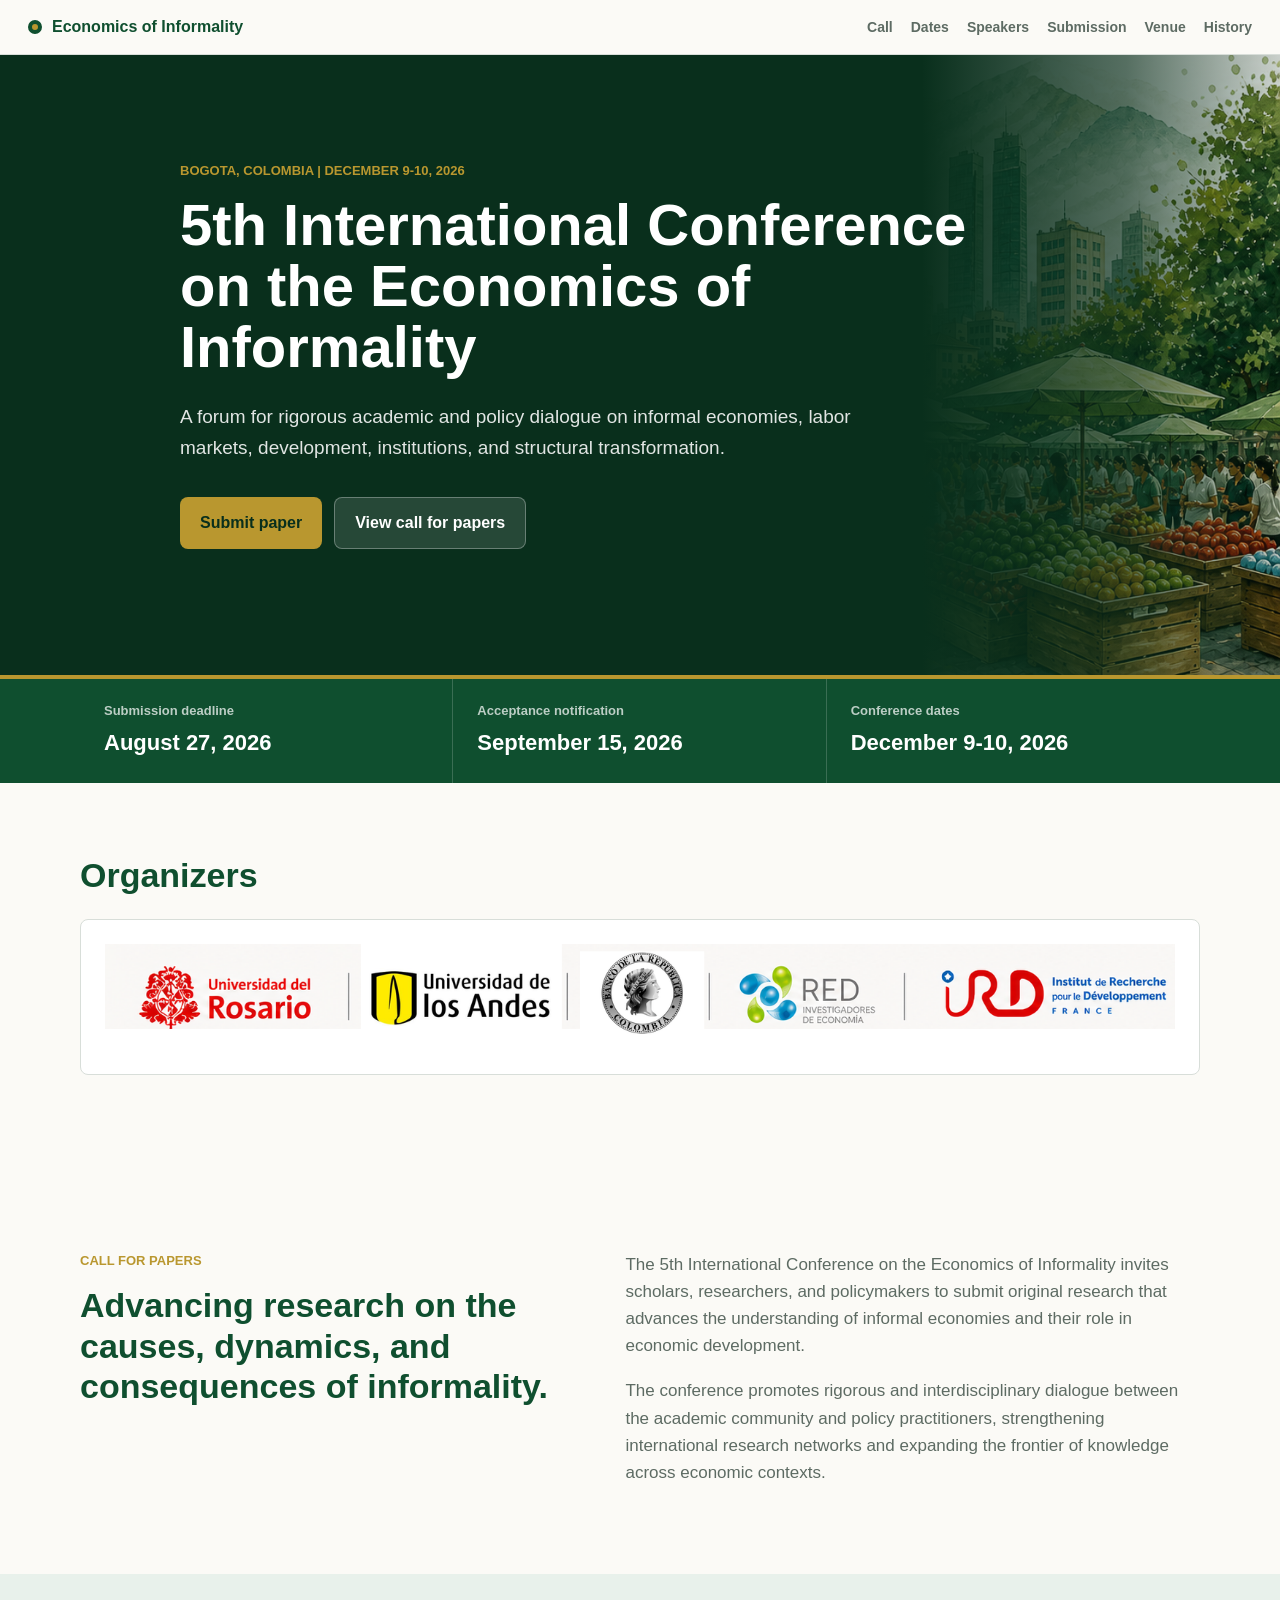
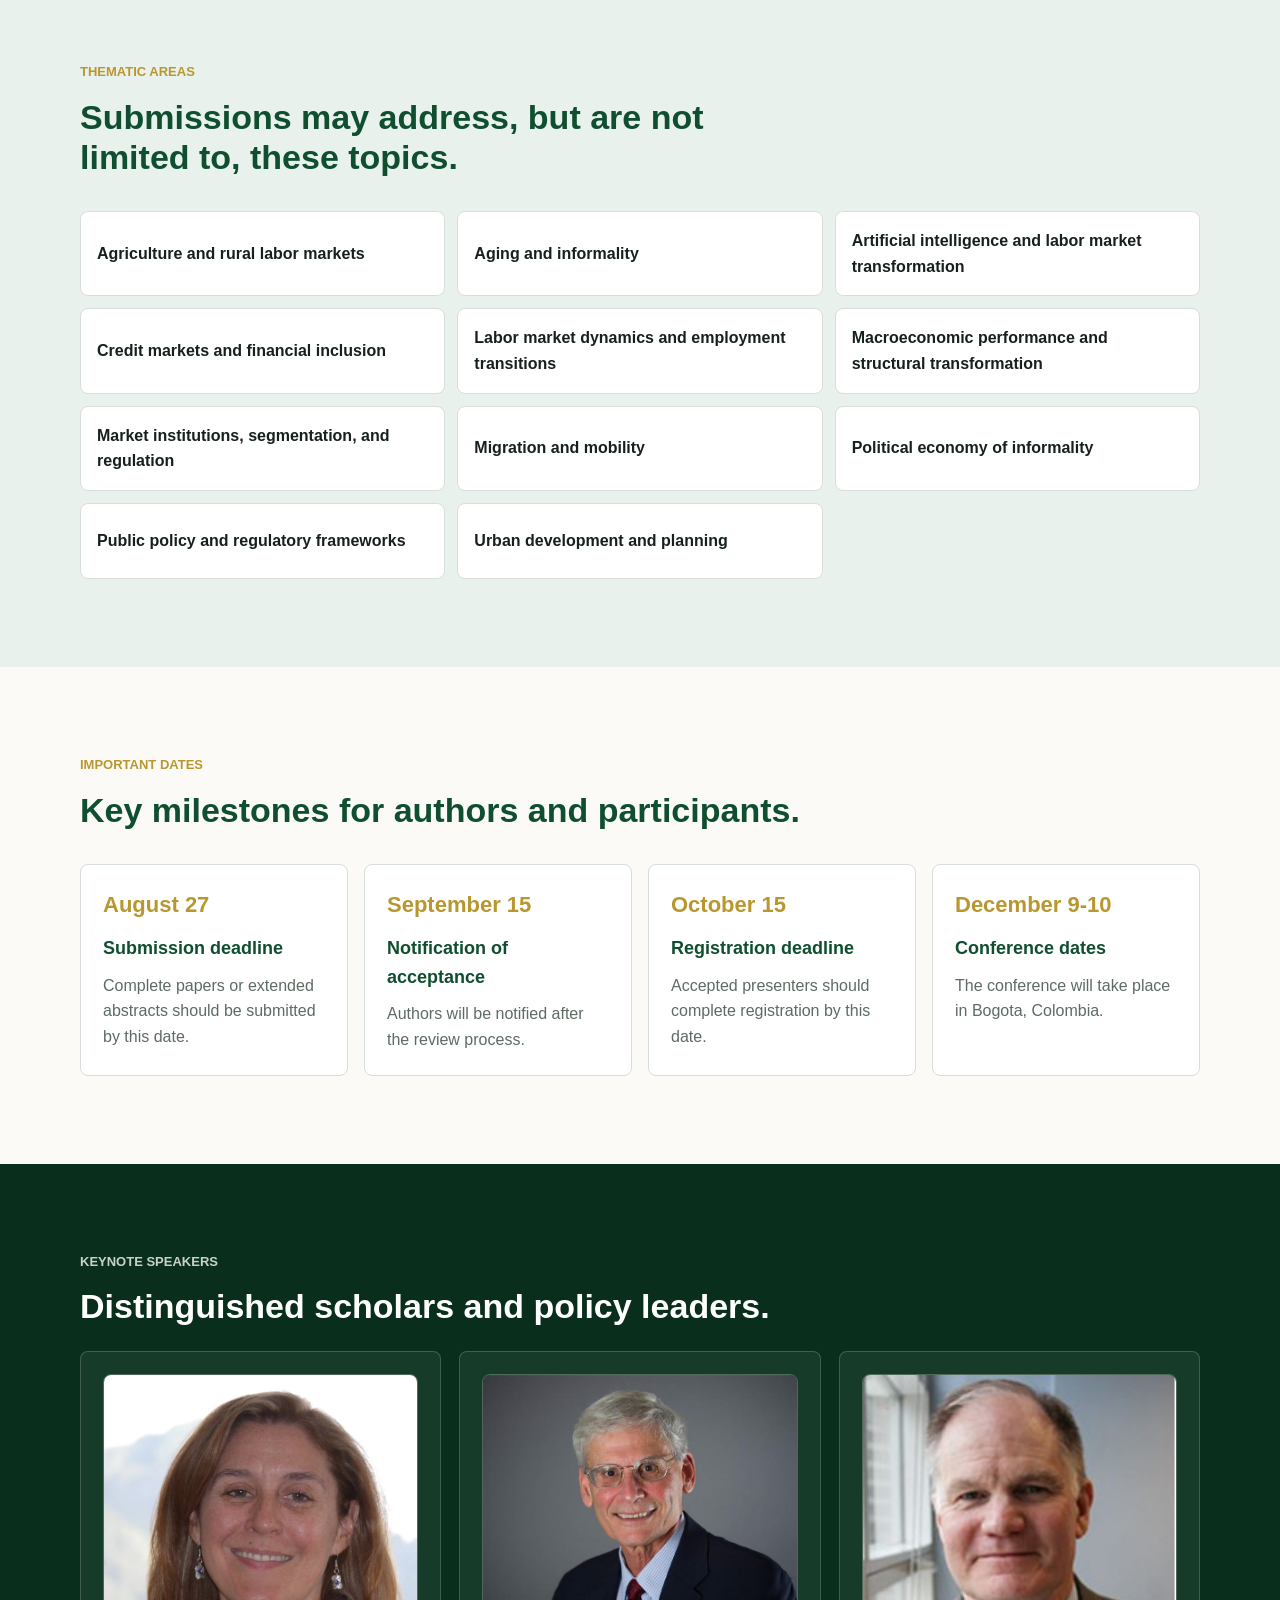
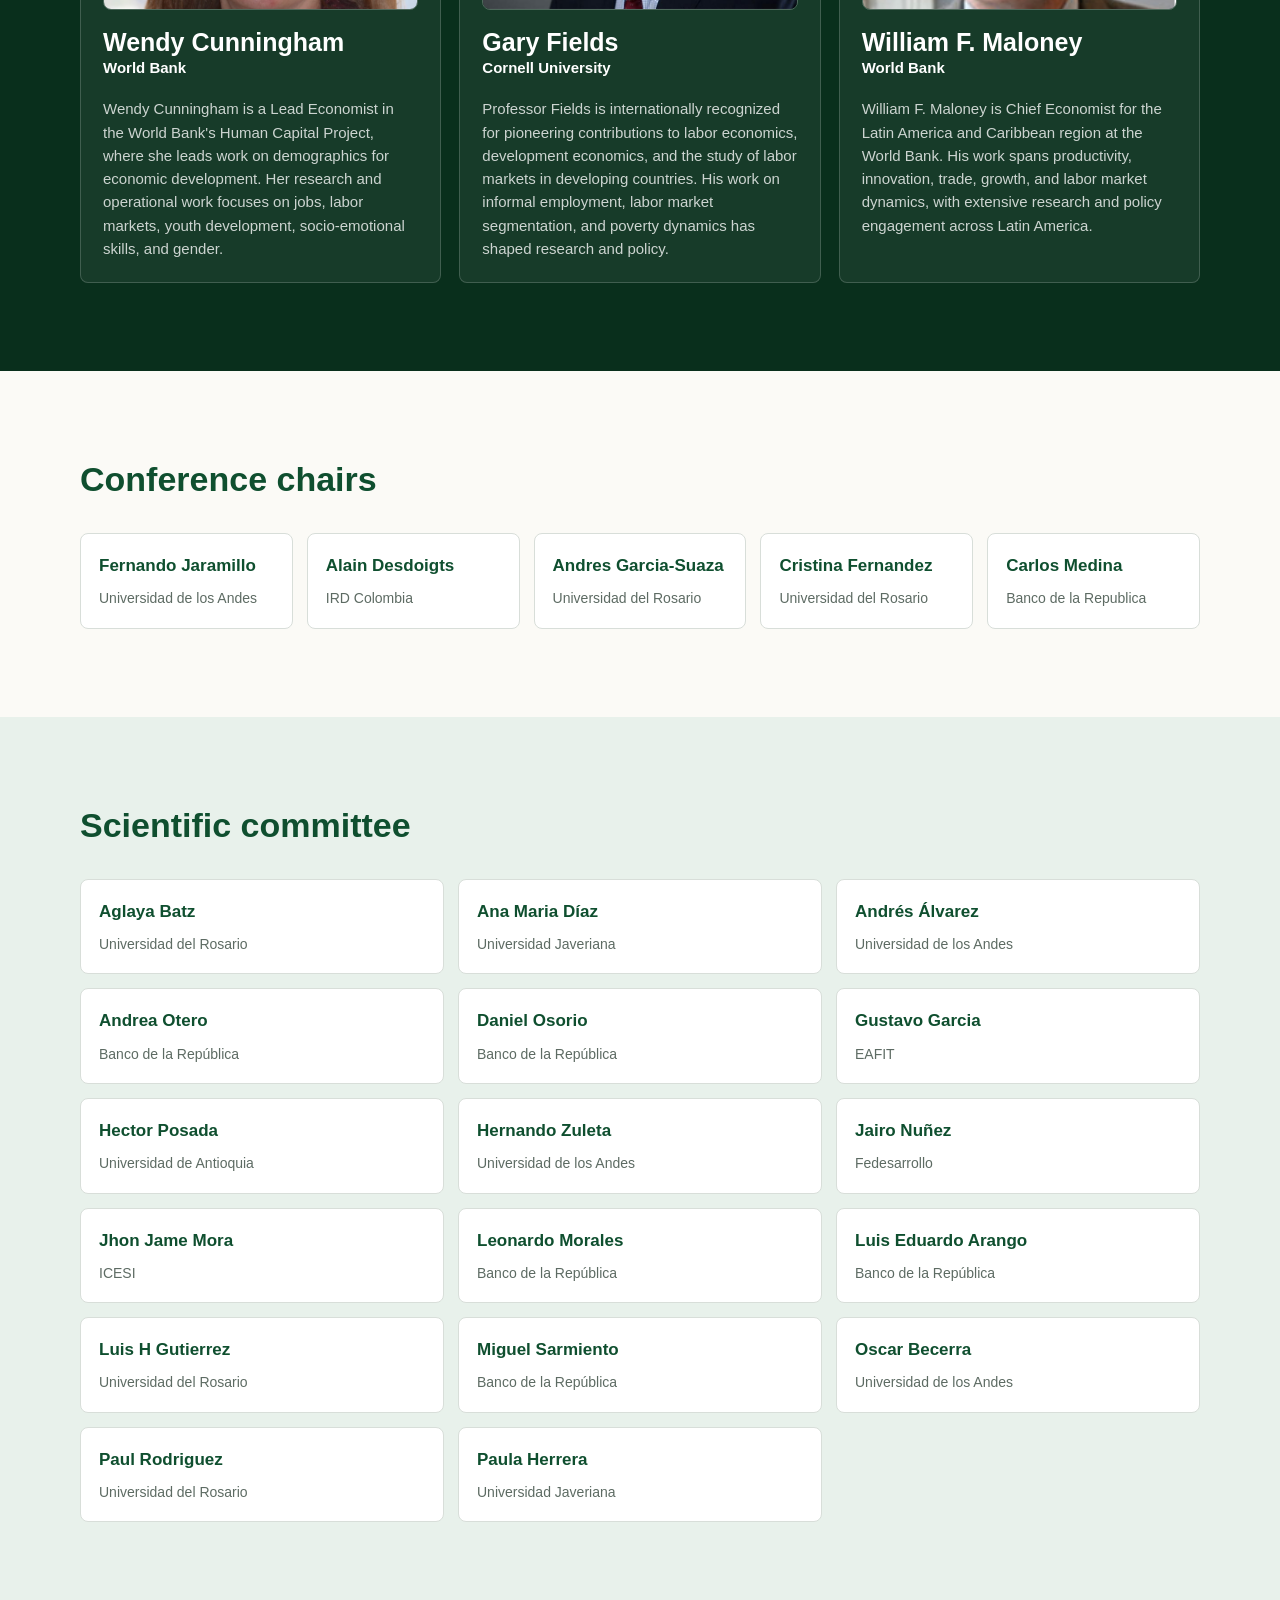
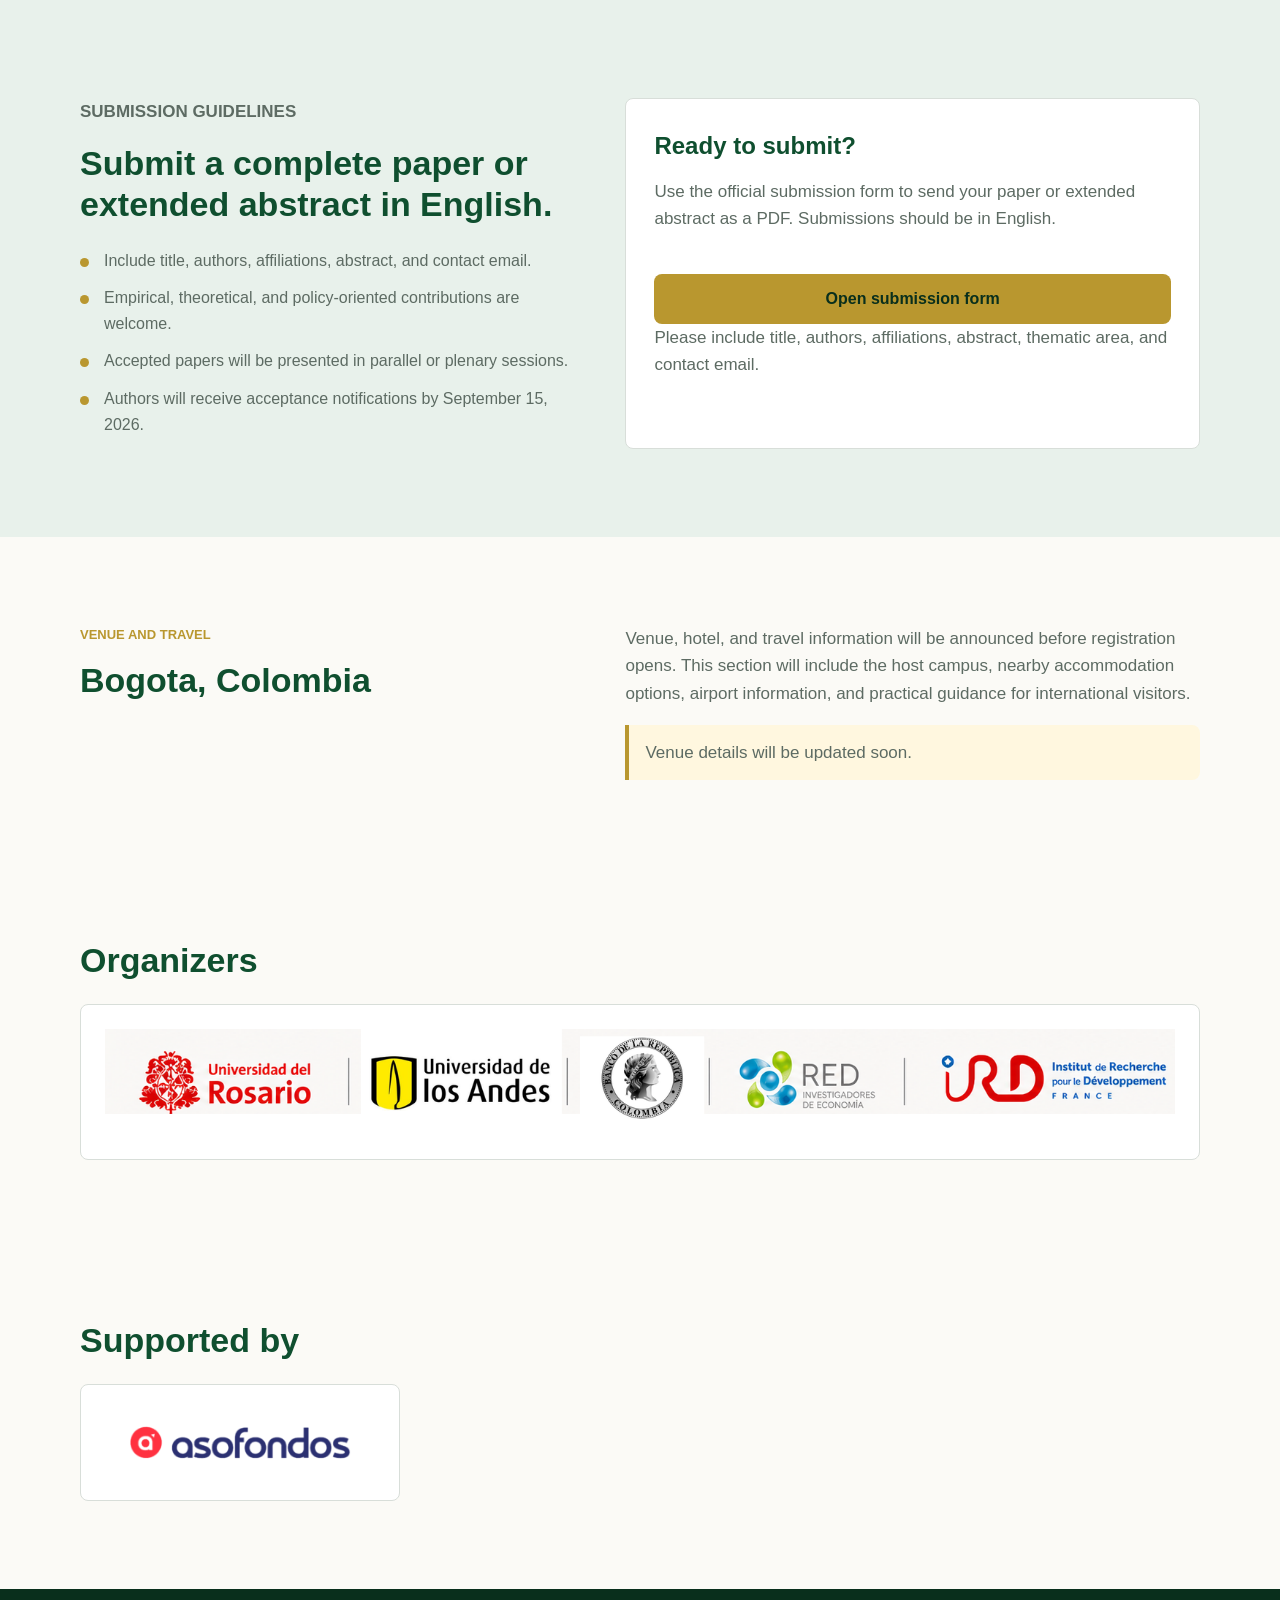
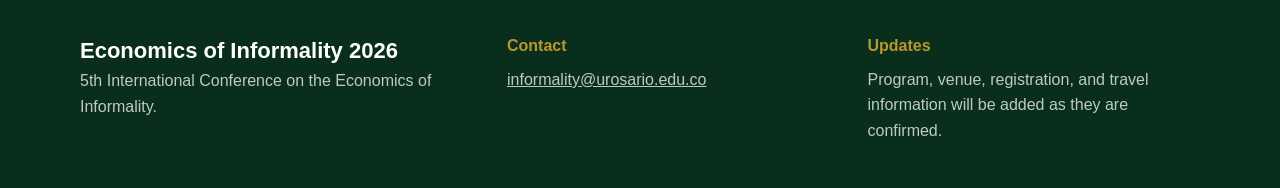
<file: index.html>
<!doctype html>
<html lang="en">
<head>
  <meta charset="utf-8">
  <meta name="viewport" content="width=device-width, initial-scale=1">
  <title>5th International Conference on the Economics of Informality</title>
  <meta name="description" content="The 5th International Conference on the Economics of Informality will take place in Bogota, Colombia, on December 9-10, 2026. Submissions are open until August 27, 2026.">
  <meta property="og:title" content="5th International Conference on the Economics of Informality">
  <meta property="og:description" content="Bogota, Colombia | December 9-10, 2026 | Submission deadline: August 27, 2026.">
  <meta property="og:type" content="website">
  <meta property="og:image" content="assets/conference-hero.png">
  <link rel="stylesheet" href="styles.css">
</head>
<body>
  <header class="site-header">
    <a class="brand" href="#home" aria-label="Economics of Informality home">
      <span class="brand-mark"></span>
      <span>Economics of Informality</span>
    </a>
    <nav class="site-nav" aria-label="Primary navigation">
      <a href="#call">Call</a>
      <a href="#dates">Dates</a>
      <a href="#keynote">Speakers</a>
      <a href="#submission">Submission</a>
      <a href="#venue">Venue</a>
      <a href="previous-conferences.html">History</a>
    </nav>
  </header>

  <main id="home">
    <section class="hero" aria-labelledby="hero-title">
      <img class="hero-image" src="assets/conference-hero.png" alt="Conference visual for the Economics of Informality">
      <div class="hero-overlay"></div>
      <div class="hero-content">
        <p class="eyebrow">Bogota, Colombia | December 9-10, 2026</p>
        <h1 id="hero-title">5th International Conference on the Economics of Informality</h1>
        <p class="hero-copy">A forum for rigorous academic and policy dialogue on informal economies, labor markets, development, institutions, and structural transformation.</p>
        <div class="hero-actions" aria-label="Primary actions">
          <a class="button primary" href="#submission">Submit paper</a>
          <a class="button secondary" href="#call">View call for papers</a>
        </div>
      </div>
    </section>

    <section class="notice-band" aria-label="Submission highlight">
      <div class="container notice-grid">
        <div>
          <strong>Submission deadline</strong>
          <span>August 27, 2026</span>
        </div>
        <div>
          <strong>Acceptance notification</strong>
          <span>September 15, 2026</span>
        </div>
        <div>
          <strong>Conference dates</strong>
          <span>December 9-10, 2026</span>
        </div>
      </div>
    </section>

    <section class="section organizers" aria-labelledby="organizers-title">
      <div class="container">
        <div class="section-heading compact">
          <h2 id="organizers-title">Organizers</h2>
        </div>
        <img src="assets/partner-logos.png" alt="Universidad del Rosario, Universidad de los Andes, Banco de la Republica, RED Investigadores de Economia, and IRD logos">
      </div>
    </section>

    <section class="section" id="call" aria-labelledby="call-title">
      <div class="container two-column">
        <div>
          <p class="section-kicker">Call for papers</p>
          <h2 id="call-title">Advancing research on the causes, dynamics, and consequences of informality.</h2>
        </div>
        <div class="section-copy">
          <p>The 5th International Conference on the Economics of Informality invites scholars, researchers, and policymakers to submit original research that advances the understanding of informal economies and their role in economic development.</p>
          <p>The conference promotes rigorous and interdisciplinary dialogue between the academic community and policy practitioners, strengthening international research networks and expanding the frontier of knowledge across economic contexts.</p>
        </div>
      </div>
    </section>

    <section class="section soft" aria-labelledby="topics-title">
      <div class="container">
        <div class="section-heading">
          <p class="section-kicker">Thematic areas</p>
          <h2 id="topics-title">Submissions may address, but are not limited to, these topics.</h2>
        </div>
        <div class="topic-grid">
          <span>Agriculture and rural labor markets</span>
          <span>Aging and informality</span>
          <span>Artificial intelligence and labor market transformation</span>
          <span>Credit markets and financial inclusion</span>
          <span>Labor market dynamics and employment transitions</span>
          <span>Macroeconomic performance and structural transformation</span>
          <span>Market institutions, segmentation, and regulation</span>
          <span>Migration and mobility</span>
          <span>Political economy of informality</span>
          <span>Public policy and regulatory frameworks</span>
          <span>Urban development and planning</span>
        </div>
      </div>
    </section>

    <section class="section" id="dates" aria-labelledby="dates-title">
      <div class="container">
        <div class="section-heading">
          <p class="section-kicker">Important dates</p>
          <h2 id="dates-title">Key milestones for authors and participants.</h2>
        </div>
        <div class="date-grid">
          <article class="date-card">
            <span>August 27</span>
            <h3>Submission deadline</h3>
            <p>Complete papers or extended abstracts should be submitted by this date.</p>
          </article>
          <article class="date-card">
            <span>September 15</span>
            <h3>Notification of acceptance</h3>
            <p>Authors will be notified after the review process.</p>
          </article>
          <article class="date-card">
            <span>October 15</span>
            <h3>Registration deadline</h3>
            <p>Accepted presenters should complete registration by this date.</p>
          </article>
          <article class="date-card">
            <span>December 9-10</span>
            <h3>Conference dates</h3>
            <p>The conference will take place in Bogota, Colombia.</p>
          </article>
        </div>
      </div>
    </section>

    <section class="section split-band" id="keynote" aria-labelledby="keynote-title">
      <div class="container">
        <div class="section-heading compact">
          <p class="section-kicker">Keynote speakers</p>
          <h2 id="keynote-title">Distinguished scholars and policy leaders.</h2>
        </div>
        <div class="speaker-grid">
          <article class="speaker-card">
            <img src="assets/wendy-cunningham.webp" alt="Wendy Cunningham">
            <div>
              <h3>Wendy Cunningham</h3>
              <p class="role">World Bank</p>
              <p>Wendy Cunningham is a Lead Economist in the World Bank's Human Capital Project, where she leads work on demographics for economic development. Her research and operational work focuses on jobs, labor markets, youth development, socio-emotional skills, and gender.</p>
            </div>
          </article>
          <article class="speaker-card">
            <img src="assets/gary-fields.jpg" alt="Professor Gary Fields">
            <div>
              <h3>Gary Fields</h3>
              <p class="role">Cornell University</p>
              <p>Professor Fields is internationally recognized for pioneering contributions to labor economics, development economics, and the study of labor markets in developing countries. His work on informal employment, labor market segmentation, and poverty dynamics has shaped research and policy.</p>
            </div>
          </article>
          <article class="speaker-card">
            <img src="assets/william-maloney.jpg" alt="William F. Maloney">
            <div>
              <h3>William F. Maloney</h3>
              <p class="role">World Bank</p>
              <p>William F. Maloney is Chief Economist for the Latin America and Caribbean region at the World Bank. His work spans productivity, innovation, trade, growth, and labor market dynamics, with extensive research and policy engagement across Latin America.</p>
            </div>
          </article>
        </div>
      </div>
    </section>

    <section class="section" aria-labelledby="chairs-title">
      <div class="container">
        <div class="section-heading">
          <h2 id="chairs-title">Conference chairs</h2>
        </div>
        <div class="chair-grid">
          <article>
            <h3>Fernando Jaramillo</h3>
            <p>Universidad de los Andes</p>
          </article>
          <article>
            <h3>Alain Desdoigts</h3>
            <p>IRD Colombia</p>
          </article>
          <article>
            <h3>Andres Garcia-Suaza</h3>
            <p>Universidad del Rosario</p>
          </article>
          <article>
            <h3>Cristina Fernandez</h3>
            <p>Universidad del Rosario</p>
          </article>
          <article>
            <h3>Carlos Medina</h3>
            <p>Banco de la Republica</p>
          </article>
        </div>
      </div>
    </section>

    <section class="section soft" aria-labelledby="committee-title">
      <div class="container">
        <div class="section-heading">
          <h2 id="committee-title">Scientific committee</h2>
        </div>
        <div class="committee-grid">
          <article>
            <h3>Aglaya Batz</h3>
            <p>Universidad del Rosario</p>
          </article>
          <article>
            <h3>Ana Maria Díaz</h3>
            <p>Universidad Javeriana</p>
          </article>
          <article>
            <h3>Andrés Álvarez</h3>
            <p>Universidad de los Andes</p>
          </article>
          <article>
            <h3>Andrea Otero</h3>
            <p>Banco de la República</p>
          </article>
          <article>
            <h3>Daniel Osorio</h3>
            <p>Banco de la República</p>
          </article>
          <article>
            <h3>Gustavo Garcia</h3>
            <p>EAFIT</p>
          </article>
          <article>
            <h3>Hector Posada</h3>
            <p>Universidad de Antioquia</p>
          </article>
          <article>
            <h3>Hernando Zuleta</h3>
            <p>Universidad de los Andes</p>
          </article>
          <article>
            <h3>Jairo Nuñez</h3>
            <p>Fedesarrollo</p>
          </article>
          <article>
            <h3>Jhon Jame Mora</h3>
            <p>ICESI</p>
          </article>
          <article>
            <h3>Leonardo Morales</h3>
            <p>Banco de la República</p>
          </article>
          <article>
            <h3>Luis Eduardo Arango</h3>
            <p>Banco de la República</p>
          </article>
          <article>
            <h3>Luis H Gutierrez</h3>
            <p>Universidad del Rosario</p>
          </article>
          <article>
            <h3>Miguel Sarmiento</h3>
            <p>Banco de la República</p>
          </article>
          <article>
            <h3>Oscar Becerra</h3>
            <p>Universidad de los Andes</p>
          </article>
          <article>
            <h3>Paul Rodriguez</h3>
            <p>Universidad del Rosario</p>
          </article>
          <article>
            <h3>Paula Herrera</h3>
            <p>Universidad Javeriana</p>
          </article>
        </div>
      </div>
    </section>

    <section class="section soft" id="submission" aria-labelledby="submission-title">
      <div class="container submission-layout">
        <div>
          <p class="section-kicker">Submission guidelines</p>
          <h2 id="submission-title">Submit a complete paper or extended abstract in English.</h2>
          <ul class="check-list">
            <li>Include title, authors, affiliations, abstract, and contact email.</li>
            <li>Empirical, theoretical, and policy-oriented contributions are welcome.</li>
            <li>Accepted papers will be presented in parallel or plenary sessions.</li>
            <li>Authors will receive acceptance notifications by September 15, 2026.</li>
          </ul>
        </div>
        <aside class="submission-panel" aria-label="Submission action">
          <h3>Ready to submit?</h3>
          <p>Use the official submission form to send your paper or extended abstract as a PDF. Submissions should be in English.</p>
          <a class="button primary full" href="https://docs.google.com/forms/d/1aDViVKbEk7ltUBJWR23Qt0Rd3WoLeyf25142Pcir6sg/viewform" target="_blank" rel="noopener">Open submission form</a>
          <p class="submission-note">Please include title, authors, affiliations, abstract, thematic area, and contact email.</p>
        </aside>
      </div>
    </section>

    <section class="section" id="venue" aria-labelledby="venue-title">
      <div class="container two-column">
        <div>
          <p class="section-kicker">Venue and travel</p>
          <h2 id="venue-title">Bogota, Colombia</h2>
        </div>
        <div class="section-copy">
          <p>Venue, hotel, and travel information will be announced before registration opens. This section will include the host campus, nearby accommodation options, airport information, and practical guidance for international visitors.</p>
          <p class="launch-note">Venue details will be updated soon.</p>
        </div>
      </div>
    </section>

    <section class="section organizers" aria-labelledby="organizers-footer-title">
      <div class="container">
        <div class="section-heading compact">
          <h2 id="organizers-footer-title">Organizers</h2>
        </div>
        <img src="assets/partner-logos.png" alt="Universidad del Rosario, Universidad de los Andes, Banco de la Republica, RED Investigadores de Economia, and IRD logos">
      </div>
    </section>

    <section class="section partners" aria-labelledby="partners-title">
      <div class="container">
        <div class="section-heading compact">
          <h2 id="partners-title">Supported by</h2>
        </div>
        <div class="support-logo">
          <img src="assets/asofondos.png" alt="Asofondos logo">
        </div>
      </div>
    </section>
  </main>

  <footer class="site-footer">
    <div class="container footer-grid">
      <div>
        <h2>Economics of Informality 2026</h2>
        <p>5th International Conference on the Economics of Informality.</p>
      </div>
      <div>
        <strong>Contact</strong>
        <p><a href="mailto:informality@urosario.edu.co">informality@urosario.edu.co</a></p>
      </div>
      <div>
        <strong>Updates</strong>
        <p>Program, venue, registration, and travel information will be added as they are confirmed.</p>
      </div>
    </div>
  </footer>
</body>
</html>
</file>
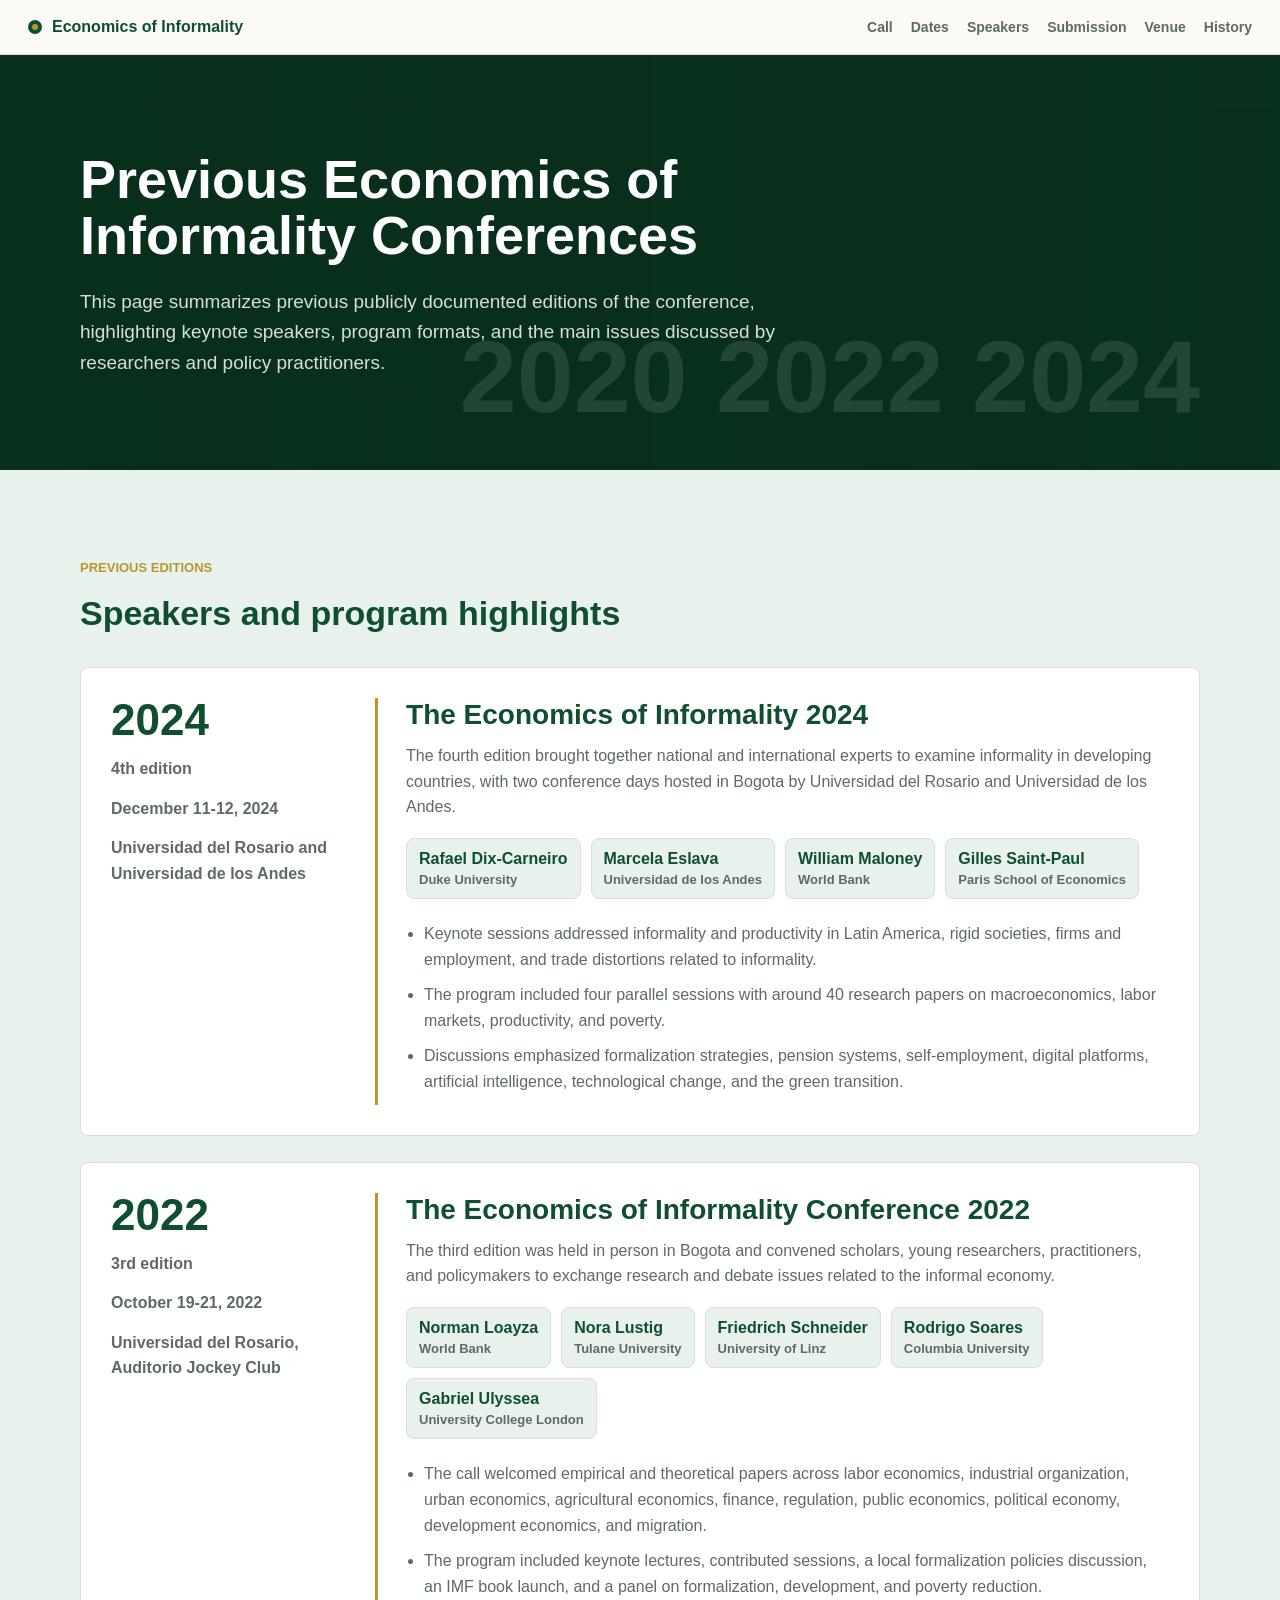
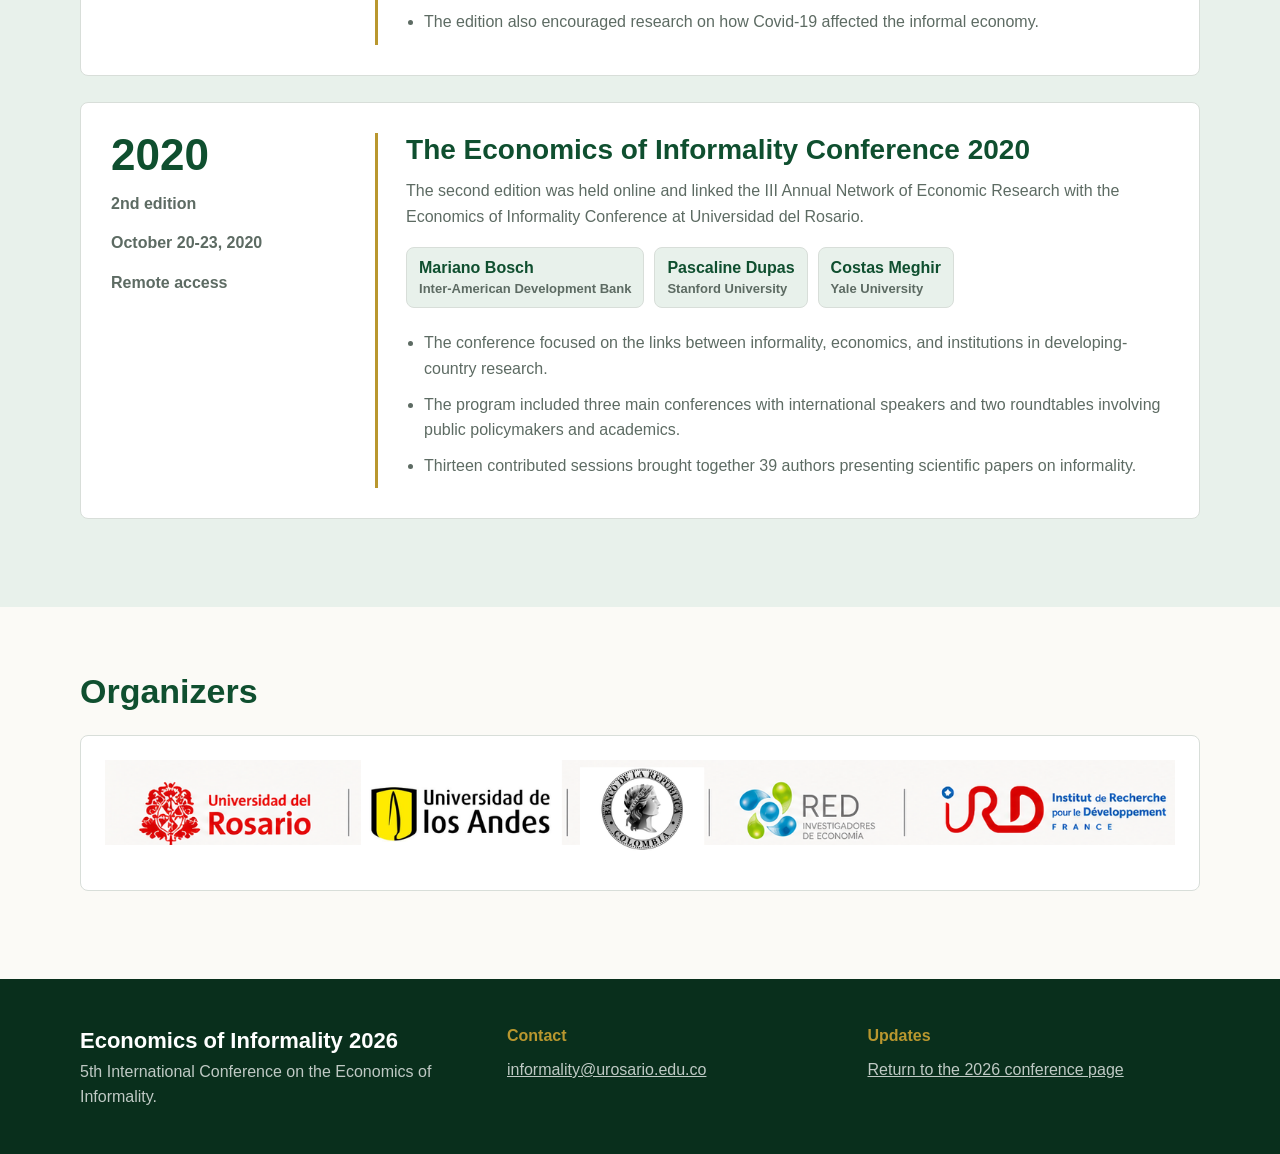
<file: previous-conferences.html>
<!doctype html>
<html lang="en">
<head>
  <meta charset="utf-8">
  <meta name="viewport" content="width=device-width, initial-scale=1">
  <title>Previous Conferences | Economics of Informality</title>
  <meta name="description" content="A brief archive of previous editions of the International Conference on the Economics of Informality.">
  <meta property="og:title" content="Previous Conferences | Economics of Informality">
  <meta property="og:description" content="Speakers, themes, and program highlights from previous Economics of Informality conferences.">
  <meta property="og:type" content="website">
  <meta property="og:image" content="assets/conference-hero.png">
  <link rel="stylesheet" href="styles.css">
  <style>
    .history-hero {
      position: relative;
      overflow: hidden;
      background: var(--green-dark);
      color: var(--white);
    }

    .history-hero::before {
      content: "";
      position: absolute;
      inset: 0;
      background:
        linear-gradient(90deg, rgba(9, 47, 28, 0.98) 0%, rgba(9, 47, 28, 0.94) 60%, rgba(9, 47, 28, 0.84) 100%),
        repeating-linear-gradient(90deg, transparent 0 130px, rgba(255, 255, 255, 0.05) 130px 131px),
        repeating-linear-gradient(0deg, transparent 0 72px, rgba(185, 151, 47, 0.11) 72px 73px);
    }

    .history-hero::after {
      content: "2020  2022  2024";
      position: absolute;
      right: max(40px, calc((100vw - 1120px) / 2));
      bottom: 42px;
      color: rgba(255, 255, 255, 0.11);
      font-size: clamp(44px, 8vw, 112px);
      font-weight: 900;
      letter-spacing: 0;
      line-height: 1;
      white-space: nowrap;
    }

    .history-hero .container {
      position: relative;
      padding: 96px 0 92px;
    }

    .history-hero h1 {
      max-width: 780px;
      margin: 0;
      font-size: 54px;
      line-height: 1.04;
      font-weight: 900;
    }

    .history-hero p:last-child {
      max-width: 720px;
      margin: 24px 0 0;
      color: rgba(255, 255, 255, 0.84);
      font-size: 19px;
    }

    .edition-stack {
      display: grid;
      gap: 26px;
    }

    .edition-card {
      display: grid;
      grid-template-columns: minmax(170px, 0.35fr) minmax(0, 1fr);
      gap: 28px;
      padding: 30px;
      background: var(--white);
      border: 1px solid var(--line);
      border-radius: 8px;
    }

    .edition-year {
      display: grid;
      align-content: start;
      gap: 14px;
      padding-right: 24px;
      border-right: 3px solid var(--gold);
    }

    .edition-year strong {
      color: var(--green);
      font-size: 44px;
      line-height: 1;
    }

    .edition-year span {
      color: var(--muted);
      font-weight: 800;
    }

    .edition-body h2 {
      margin: 0 0 12px;
      color: var(--green);
      font-size: 28px;
      line-height: 1.18;
    }

    .edition-body p {
      margin: 0 0 18px;
      color: var(--muted);
      font-size: 16px;
    }

    .speaker-list {
      display: flex;
      flex-wrap: wrap;
      gap: 10px;
      margin: 18px 0 22px;
      padding: 0;
      list-style: none;
    }

    .speaker-list li {
      padding: 10px 12px;
      background: var(--green-soft);
      border: 1px solid var(--line);
      border-radius: 8px;
      color: var(--green);
      font-weight: 800;
      line-height: 1.25;
    }

    .speaker-list span {
      display: block;
      margin-top: 3px;
      color: var(--muted);
      font-size: 13px;
      font-weight: 700;
    }

    .program-list {
      margin: 0;
      padding-left: 18px;
      color: var(--muted);
    }

    .program-list li {
      margin-bottom: 10px;
    }

    .history-organizers {
      padding-top: 64px;
    }

    .history-organizers img {
      width: 100%;
      border: 1px solid var(--line);
      border-radius: 8px;
      background: var(--white);
      padding: 24px;
    }

    @media (max-width: 760px) {
      .history-hero h1 {
        font-size: 38px;
      }

      .edition-card {
        grid-template-columns: 1fr;
      }

      .edition-year {
        padding-right: 0;
        padding-bottom: 18px;
        border-right: 0;
        border-bottom: 3px solid var(--gold);
      }
    }
  </style>
</head>
<body>
  <header class="site-header">
    <a class="brand" href="index.html#home" aria-label="Economics of Informality home">
      <span class="brand-mark"></span>
      <span>Economics of Informality</span>
    </a>
    <nav class="site-nav" aria-label="Primary navigation">
      <a href="index.html#call">Call</a>
      <a href="index.html#dates">Dates</a>
      <a href="index.html#keynote">Speakers</a>
      <a href="index.html#submission">Submission</a>
      <a href="index.html#venue">Venue</a>
      <a href="previous-conferences.html">History</a>
    </nav>
  </header>

  <main>
    <section class="history-hero" aria-labelledby="history-title">
      <div class="container">
        <h1 id="history-title">Previous Economics of Informality Conferences</h1>
        <p>This page summarizes previous publicly documented editions of the conference, highlighting keynote speakers, program formats, and the main issues discussed by researchers and policy practitioners.</p>
      </div>
    </section>

    <section class="section soft" aria-labelledby="editions-title">
      <div class="container">
        <div class="section-heading">
          <p class="section-kicker">Previous editions</p>
          <h2 id="editions-title">Speakers and program highlights</h2>
        </div>

        <div class="edition-stack">
          <article class="edition-card">
            <div class="edition-year">
              <strong>2024</strong>
              <span>4th edition</span>
              <span>December 11-12, 2024</span>
              <span>Universidad del Rosario and Universidad de los Andes</span>
            </div>
            <div class="edition-body">
              <h2>The Economics of Informality 2024</h2>
              <p>The fourth edition brought together national and international experts to examine informality in developing countries, with two conference days hosted in Bogota by Universidad del Rosario and Universidad de los Andes.</p>
              <ul class="speaker-list" aria-label="2024 keynote speakers">
                <li>Rafael Dix-Carneiro<span>Duke University</span></li>
                <li>Marcela Eslava<span>Universidad de los Andes</span></li>
                <li>William Maloney<span>World Bank</span></li>
                <li>Gilles Saint-Paul<span>Paris School of Economics</span></li>
              </ul>
              <ul class="program-list">
                <li>Keynote sessions addressed informality and productivity in Latin America, rigid societies, firms and employment, and trade distortions related to informality.</li>
                <li>The program included four parallel sessions with around 40 research papers on macroeconomics, labor markets, productivity, and poverty.</li>
                <li>Discussions emphasized formalization strategies, pension systems, self-employment, digital platforms, artificial intelligence, technological change, and the green transition.</li>
              </ul>
            </div>
          </article>

          <article class="edition-card">
            <div class="edition-year">
              <strong>2022</strong>
              <span>3rd edition</span>
              <span>October 19-21, 2022</span>
              <span>Universidad del Rosario, Auditorio Jockey Club</span>
            </div>
            <div class="edition-body">
              <h2>The Economics of Informality Conference 2022</h2>
              <p>The third edition was held in person in Bogota and convened scholars, young researchers, practitioners, and policymakers to exchange research and debate issues related to the informal economy.</p>
              <ul class="speaker-list" aria-label="2022 keynote speakers">
                <li>Norman Loayza<span>World Bank</span></li>
                <li>Nora Lustig<span>Tulane University</span></li>
                <li>Friedrich Schneider<span>University of Linz</span></li>
                <li>Rodrigo Soares<span>Columbia University</span></li>
                <li>Gabriel Ulyssea<span>University College London</span></li>
              </ul>
              <ul class="program-list">
                <li>The call welcomed empirical and theoretical papers across labor economics, industrial organization, urban economics, agricultural economics, finance, regulation, public economics, political economy, development economics, and migration.</li>
                <li>The program included keynote lectures, contributed sessions, a local formalization policies discussion, an IMF book launch, and a panel on formalization, development, and poverty reduction.</li>
                <li>The edition also encouraged research on how Covid-19 affected the informal economy.</li>
              </ul>
            </div>
          </article>

          <article class="edition-card">
            <div class="edition-year">
              <strong>2020</strong>
              <span>2nd edition</span>
              <span>October 20-23, 2020</span>
              <span>Remote access</span>
            </div>
            <div class="edition-body">
              <h2>The Economics of Informality Conference 2020</h2>
              <p>The second edition was held online and linked the III Annual Network of Economic Research with the Economics of Informality Conference at Universidad del Rosario.</p>
              <ul class="speaker-list" aria-label="2020 speakers">
                <li>Mariano Bosch<span>Inter-American Development Bank</span></li>
                <li>Pascaline Dupas<span>Stanford University</span></li>
                <li>Costas Meghir<span>Yale University</span></li>
              </ul>
              <ul class="program-list">
                <li>The conference focused on the links between informality, economics, and institutions in developing-country research.</li>
                <li>The program included three main conferences with international speakers and two roundtables involving public policymakers and academics.</li>
                <li>Thirteen contributed sessions brought together 39 authors presenting scientific papers on informality.</li>
              </ul>
            </div>
          </article>
        </div>
      </div>
    </section>

    <section class="section history-organizers" aria-labelledby="history-organizers-title">
      <div class="container">
        <div class="section-heading compact">
          <h2 id="history-organizers-title">Organizers</h2>
        </div>
        <img src="assets/partner-logos.png" alt="Universidad del Rosario, Universidad de los Andes, Banco de la Republica, RED Investigadores de Economia, and IRD logos">
      </div>
    </section>
  </main>

  <footer class="site-footer">
    <div class="container footer-grid">
      <div>
        <h2>Economics of Informality 2026</h2>
        <p>5th International Conference on the Economics of Informality.</p>
      </div>
      <div>
        <strong>Contact</strong>
        <p><a href="mailto:informality@urosario.edu.co">informality@urosario.edu.co</a></p>
      </div>
      <div>
        <strong>Updates</strong>
        <p><a href="index.html">Return to the 2026 conference page</a></p>
      </div>
    </div>
  </footer>
</body>
</html>
</file>
<file: styles.css>
:root {
  --green: #0f4f2f;
  --green-dark: #092f1c;
  --green-soft: #e8f1eb;
  --gold: #b9972f;
  --ink: #17211b;
  --muted: #5d6b63;
  --paper: #fbfaf6;
  --white: #ffffff;
  --line: #d8ded9;
  --blue: #234f68;
}

*,
*::before,
*::after {
  box-sizing: border-box;
}

html {
  scroll-behavior: smooth;
}

body {
  margin: 0;
  font-family: Arial, Helvetica, sans-serif;
  background: var(--paper);
  color: var(--ink);
  line-height: 1.6;
}

img {
  max-width: 100%;
  display: block;
}

a {
  color: inherit;
}

.container {
  width: min(1120px, calc(100% - 40px));
  margin: 0 auto;
}

.site-header {
  position: sticky;
  top: 0;
  z-index: 10;
  display: flex;
  justify-content: space-between;
  align-items: center;
  gap: 24px;
  padding: 14px 28px;
  background: rgba(251, 250, 246, 0.96);
  border-bottom: 1px solid var(--line);
  backdrop-filter: blur(14px);
}

.brand {
  display: inline-flex;
  align-items: center;
  gap: 10px;
  font-weight: 800;
  text-decoration: none;
  color: var(--green);
}

.brand-mark {
  width: 14px;
  height: 14px;
  background: var(--gold);
  border: 4px solid var(--green);
  border-radius: 50%;
}

.site-nav {
  display: flex;
  flex-wrap: wrap;
  justify-content: flex-end;
  gap: 18px;
  font-size: 14px;
  font-weight: 700;
  color: var(--muted);
}

.site-nav a {
  text-decoration: none;
}

.site-nav a:hover {
  color: var(--green);
}

.hero {
  position: relative;
  min-height: 620px;
  display: flex;
  align-items: center;
  overflow: hidden;
  background: var(--green-dark);
}

.hero-image,
.hero-overlay {
  position: absolute;
  inset: 0;
  width: 100%;
  height: 100%;
}

.hero-image {
  object-fit: cover;
  object-position: right center;
  left: auto;
  width: 48%;
  opacity: 0.94;
}

.hero-overlay {
  background: linear-gradient(90deg, rgba(9, 47, 28, 1) 0%, rgba(9, 47, 28, 1) 72%, rgba(9, 47, 28, 0.66) 88%, rgba(9, 47, 28, 0.14) 100%);
}

.hero-content {
  position: relative;
  width: min(920px, calc(100% - 40px));
  margin: 0 auto;
  color: var(--white);
  padding: 76px 0 96px;
}

.eyebrow,
.section-kicker {
  margin: 0 0 14px;
  color: var(--gold);
  font-size: 13px;
  font-weight: 800;
  text-transform: uppercase;
}

.hero h1 {
  max-width: 820px;
  margin: 0;
  font-size: 58px;
  line-height: 1.05;
  font-weight: 900;
}

.hero-copy {
  max-width: 680px;
  margin: 24px 0 0;
  font-size: 19px;
  color: rgba(255, 255, 255, 0.88);
}

.hero-actions {
  display: flex;
  flex-wrap: wrap;
  gap: 12px;
  margin-top: 34px;
}

.button {
  display: inline-flex;
  justify-content: center;
  align-items: center;
  min-height: 46px;
  padding: 12px 20px;
  border-radius: 8px;
  font-weight: 800;
  text-decoration: none;
}

.button.primary {
  background: var(--gold);
  color: var(--green-dark);
}

.button.secondary {
  background: rgba(255, 255, 255, 0.12);
  color: var(--white);
  border: 1px solid rgba(255, 255, 255, 0.3);
}

.button.full {
  width: 100%;
}

.notice-band {
  background: var(--green);
  color: var(--white);
  border-top: 4px solid var(--gold);
}

.notice-grid {
  display: grid;
  grid-template-columns: repeat(3, 1fr);
}

.notice-grid div {
  padding: 22px 24px;
  border-right: 1px solid rgba(255, 255, 255, 0.18);
}

.notice-grid div:last-child {
  border-right: 0;
}

.notice-grid strong,
.notice-grid span {
  display: block;
}

.notice-grid strong {
  font-size: 13px;
  color: rgba(255, 255, 255, 0.72);
}

.notice-grid span {
  margin-top: 4px;
  font-size: 22px;
  font-weight: 900;
}

.section {
  padding: 88px 0;
}

.section.soft {
  background: var(--green-soft);
}

.two-column,
.submission-layout {
  display: grid;
  grid-template-columns: minmax(0, 0.92fr) minmax(0, 1.08fr);
  gap: 56px;
  align-items: start;
}

.section h2 {
  margin: 0;
  color: var(--green);
  font-size: 34px;
  line-height: 1.18;
}

.section-copy p,
.submission-layout p {
  margin: 0 0 18px;
  color: var(--muted);
  font-size: 17px;
}

.section-copy p:last-child,
.submission-layout p:last-child {
  margin-bottom: 0;
}

.section-heading {
  max-width: 720px;
  margin-bottom: 34px;
}

.section-heading.compact {
  margin-bottom: 24px;
}

.topic-grid {
  display: grid;
  grid-template-columns: repeat(3, 1fr);
  gap: 12px;
}

.topic-grid span,
.chair-grid article,
.committee-grid article,
.date-card,
.submission-panel {
  background: var(--white);
  border: 1px solid var(--line);
  border-radius: 8px;
}

.topic-grid span {
  min-height: 76px;
  display: flex;
  align-items: center;
  padding: 16px;
  font-weight: 700;
}

.date-grid {
  display: grid;
  grid-template-columns: repeat(4, 1fr);
  gap: 16px;
}

.date-card {
  padding: 22px;
}

.date-card span {
  display: block;
  color: var(--gold);
  font-size: 22px;
  font-weight: 900;
}

.date-card h3 {
  margin: 12px 0 10px;
  color: var(--green);
  font-size: 18px;
}

.date-card p {
  margin: 0;
  color: var(--muted);
}

.split-band {
  background: var(--green-dark);
  color: var(--white);
}

.split-band h2,
.split-band .role {
  color: var(--white);
}

.split-band p {
  color: rgba(255, 255, 255, 0.78);
}

.role {
  margin: 8px 0 20px;
  color: var(--blue);
  font-weight: 800;
}

.speaker-grid {
  display: grid;
  grid-template-columns: repeat(3, minmax(0, 1fr));
  gap: 18px;
  align-items: stretch;
}

.speaker-card {
  display: grid;
  grid-template-columns: 1fr;
  grid-template-rows: auto 1fr;
  gap: 18px;
  align-items: start;
  padding: 22px;
  border: 1px solid rgba(255, 255, 255, 0.18);
  border-radius: 8px;
  background: rgba(255, 255, 255, 0.06);
}

.speaker-card img {
  width: 100%;
  aspect-ratio: 4 / 3;
  object-fit: cover;
  object-position: center top;
  border-radius: 8px;
  border: 1px solid rgba(255, 255, 255, 0.24);
}

.speaker-card h3 {
  margin: 0;
  color: var(--white);
  font-size: 25px;
  line-height: 1.12;
}

.speaker-card p {
  margin: 0 0 18px;
  color: rgba(255, 255, 255, 0.78);
  font-size: 15px;
  line-height: 1.55;
}

.speaker-card p:last-child {
  margin-bottom: 0;
}

.chair-grid {
  display: grid;
  grid-template-columns: repeat(5, 1fr);
  gap: 14px;
}

.committee-grid {
  display: grid;
  grid-template-columns: repeat(3, 1fr);
  gap: 14px;
}

.chair-grid article,
.committee-grid article {
  padding: 18px;
}

.chair-grid h3,
.committee-grid h3 {
  margin: 0 0 8px;
  color: var(--green);
  font-size: 17px;
}

.chair-grid p,
.committee-grid p {
  margin: 0;
  color: var(--muted);
  font-size: 14px;
}

.check-list {
  margin: 24px 0 0;
  padding: 0;
  list-style: none;
}

.check-list li {
  position: relative;
  padding-left: 24px;
  margin-bottom: 12px;
  color: var(--muted);
}

.check-list li::before {
  content: "";
  position: absolute;
  left: 0;
  top: 10px;
  width: 9px;
  height: 9px;
  background: var(--gold);
  border-radius: 50%;
}

.submission-panel {
  padding: 28px;
  align-self: stretch;
}

.submission-panel h3 {
  margin: 0 0 12px;
  color: var(--green);
  font-size: 24px;
}

.submission-panel .button {
  margin-top: 24px;
}

.submission-note {
  margin-top: 16px;
  font-size: 14px;
  color: var(--muted);
}

.launch-note {
  padding: 14px 16px;
  background: #fff7df;
  border-left: 4px solid var(--gold);
  border-radius: 0 8px 8px 0;
  color: #694f13;
}

.organizers,
.partners {
  padding-top: 72px;
}

.organizers img,
.partners img {
  width: 100%;
  border: 1px solid var(--line);
  border-radius: 8px;
  background: var(--white);
  padding: 24px;
}

.support-logo {
  width: min(320px, 100%);
  border: 1px solid var(--line);
  border-radius: 8px;
  background: var(--white);
  padding: 24px 30px;
}

.support-logo img {
  width: 100%;
  border: 0;
  padding: 0;
}

.site-footer {
  background: var(--green-dark);
  color: var(--white);
  padding: 44px 0;
}

.footer-grid {
  display: grid;
  grid-template-columns: 1.2fr 1fr 1fr;
  gap: 28px;
}

.site-footer h2,
.site-footer p {
  margin: 0;
}

.site-footer h2 {
  font-size: 22px;
}

.site-footer strong {
  display: block;
  margin-bottom: 8px;
  color: var(--gold);
}

.site-footer p {
  color: rgba(255, 255, 255, 0.74);
}

@media (max-width: 900px) {
  .site-header {
    align-items: flex-start;
    flex-direction: column;
  }

  .site-nav {
    justify-content: flex-start;
  }

  .hero {
    min-height: 570px;
  }

  .hero-image {
    width: 100%;
    opacity: 0.38;
  }

  .hero-overlay {
    background: rgba(9, 47, 28, 0.86);
  }

  .hero h1 {
    font-size: 42px;
  }

  .two-column,
  .submission-layout,
  .footer-grid {
    grid-template-columns: 1fr;
  }

  .notice-grid,
  .date-grid,
  .topic-grid,
  .committee-grid,
  .chair-grid {
    grid-template-columns: repeat(2, 1fr);
  }

  .speaker-grid {
    grid-template-columns: 1fr;
  }
}

@media (max-width: 620px) {
  .container,
  .hero-content {
    width: min(100% - 28px, 1120px);
  }

  .site-header {
    padding: 12px 14px;
  }

  .site-nav {
    gap: 11px;
    font-size: 13px;
  }

  .hero {
    min-height: 600px;
  }

  .hero h1 {
    font-size: 34px;
  }

  .hero-copy {
    font-size: 17px;
  }

  .hero-actions,
  .button {
    width: 100%;
  }

  .section {
    padding: 60px 0;
  }

  .section h2 {
    font-size: 28px;
  }

  .notice-grid,
  .date-grid,
  .topic-grid,
  .speaker-grid,
  .committee-grid,
  .chair-grid {
    grid-template-columns: 1fr;
  }

  .speaker-card {
    grid-template-columns: 1fr;
  }

  .notice-grid div {
    border-right: 0;
    border-bottom: 1px solid rgba(255, 255, 255, 0.18);
  }

  .notice-grid div:last-child {
    border-bottom: 0;
  }
}
</file>
